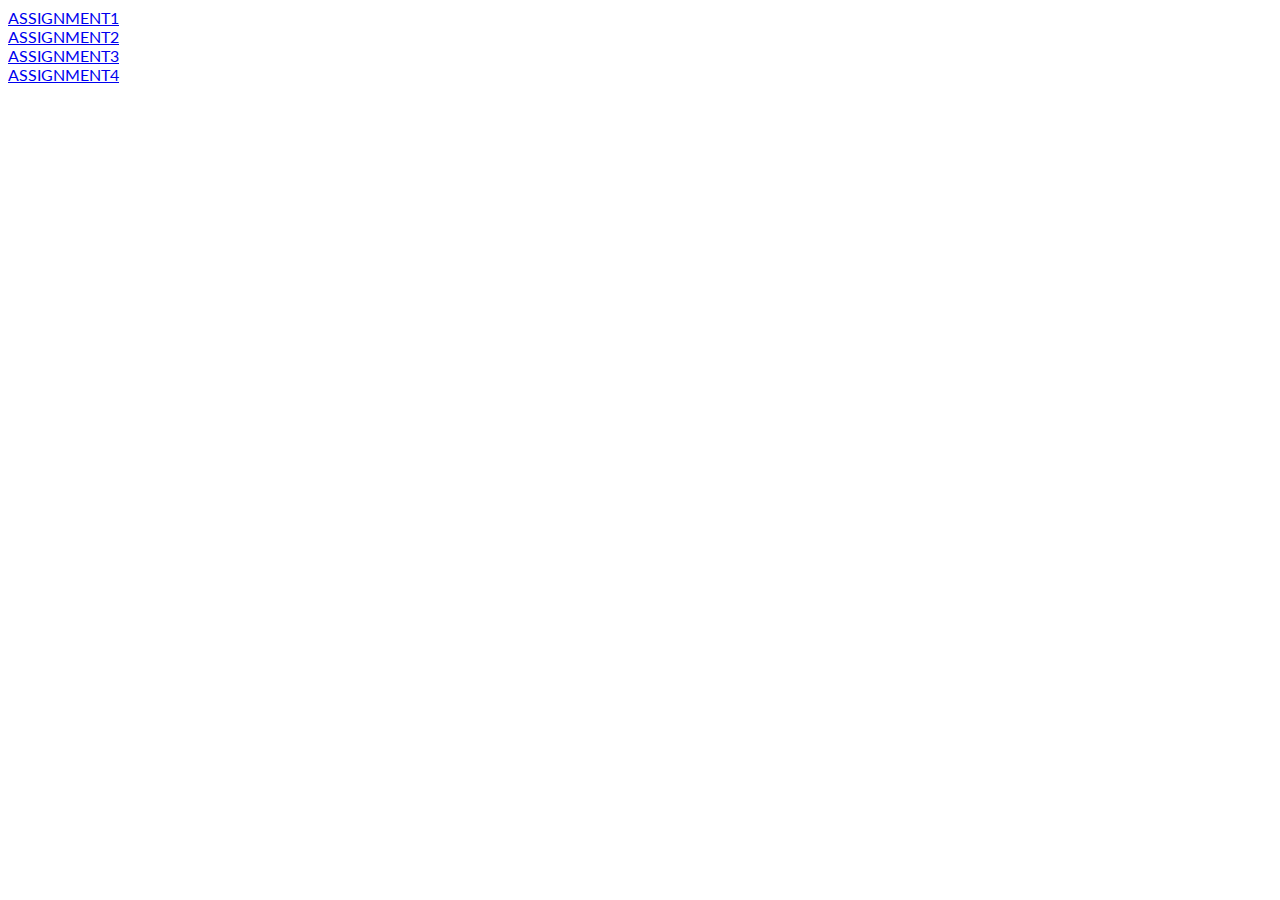
<file: index.html>
<!DOCTYPE html>
<html lang="en">

<head>
    <meta charset="UTF-8">
    <meta http-equiv="X-UA-Compatible" content="IE=edge">
    <meta name="viewport" content="width=device-width, initial-scale=1.0">
    <link rel="preconnect" href="https://fonts.googleapis.com">
    <link rel="preconnect" href="https://fonts.gstatic.com" crossorigin>
    <link href="https://fonts.googleapis.com/css2?family=Lato:ital,wght@0,300;0,400;0,700;1,100;1,300&display=swap"
        rel="stylesheet">
    <link rel="stylesheet" href="style.css">
    <title>SESSION 3</title>
</head>

<body>
    <segment>
        <div>
            <a href="assignment1.html" target="_blank">ASSIGNMENT1</a>
        </div>
    </segment>
    <segment>
        <div>
            <a href="assignment2.html" target="_blank">ASSIGNMENT2</a>
        </div>
    </segment>
    <segment>
        <div>
            <a href="assignment3.html" target="_blank">ASSIGNMENT3</a>
        </div>
    </segment>
    <segment>
        <div>
            <a href="assignment4.html" target="_blank">ASSIGNMENT4</a>
        </div>
    </segment>
</body>

</html>
</file>
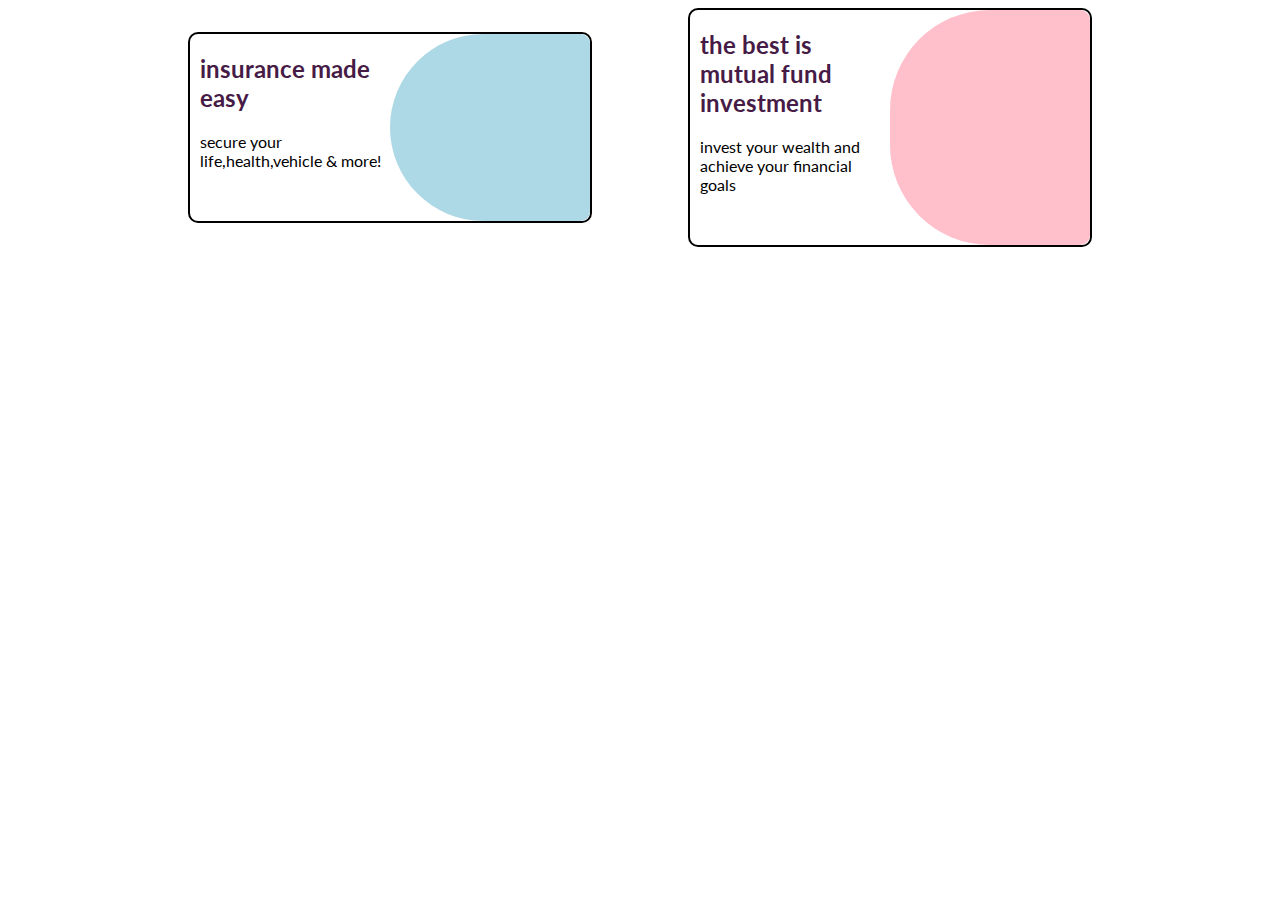
<file: assignment1.html>
<!DOCTYPE html>
<html lang="en">

<head>
    <meta charset="UTF-8">
    <meta http-equiv="X-UA-Compatible" content="IE=edge">
    <meta name="viewport" content="width=device-width, initial-scale=1.0">
    <link rel="preconnect" href="https://fonts.googleapis.com">
    <link rel="preconnect" href="https://fonts.gstatic.com" crossorigin>
    <link href="https://fonts.googleapis.com/css2?family=Lato:ital,wght@0,300;0,400;0,700;1,100;1,300&display=swap"
        rel="stylesheet">
    <link rel="stylesheet" href="https://cdnjs.cloudflare.com/ajax/libs/font-awesome/6.1.2/css/all.min.css"
        integrity="sha512-1sCRPdkRXhBV2PBLUdRb4tMg1w2YPf37qatUFeS7zlBy7jJI8Lf4VHwWfZZfpXtYSLy85pkm9GaYVYMfw5BC1A=="
        crossorigin="anonymous" referrerpolicy="no-referrer" />
    <link rel="stylesheet" href="style.css">
    <title>Assignment 1</title>
</head>

<body>
    <segment>
        <div class="container" style="width: 1000px">
            <div class="row">
                <div class="box1 row">
                    <div class="box1_1">
                        <div>
                            <h2 style=" padding-left: 10px; color:rgb(70, 27, 70);">insurance made easy</h2>
                            <p style="padding-left: 10px;">secure your life,health,vehicle & more!</p>
                            <p>
                                <i style="padding-left: 10px;" class="fa-solid fa-arrow-right"></i>
                            </p>
                        </div>

                    </div>
                    <div class="box1_2" style="display:flex; justify-content: end; align-items: center;">
                        <div style="padding-right: 20px;">
                            <i class="fa-solid fa-shield fa-8x" style="color:darkblue;"></i>
                        </div>
                    </div>
                </div>
                <div class="box1 row">
                    <div class="box1_1">
                        <div>
                            <h2 style=" padding-left: 10px; color:rgb(70, 27, 70);">the best is mutual fund investment
                            </h2>
                            <p style="padding-left: 10px;">invest your wealth and achieve your financial goals</p>
                            <p>
                                <i style="padding-left: 10px;" class="fa-solid fa-arrow-right"></i>
                            </p>
                        </div>

                    </div>
                    <div class="box1_2 pink" style="display:flex; justify-content: end; align-items: center;">
                        <div style="padding-right: 20px;">
                            <i class="fa-solid fa-briefcase fa-8x"></i>
                        </div>
                    </div>

                </div>
            </div>
        </div>
    </segment>

</body>

</html>
</file>
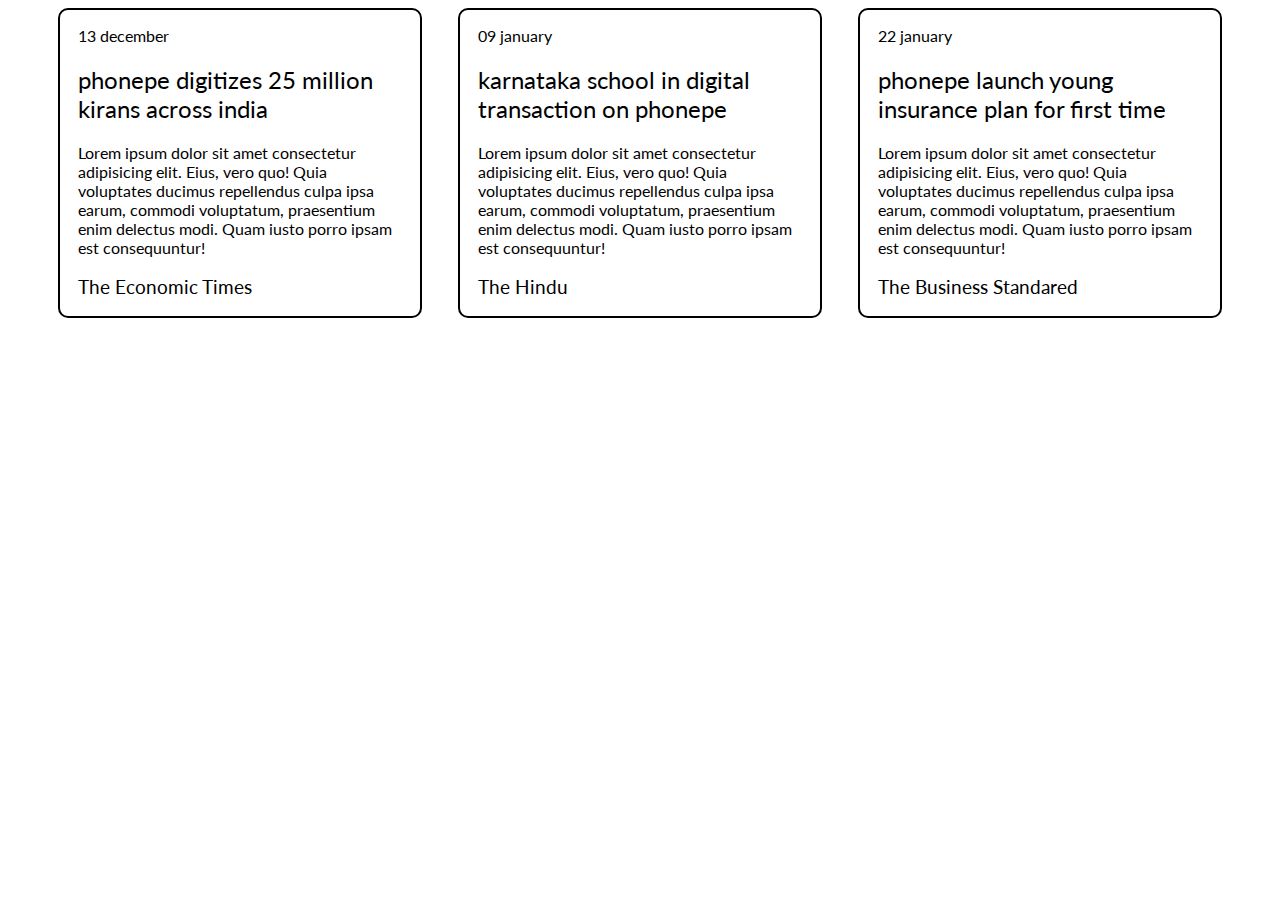
<file: assignment2.html>
<!DOCTYPE html>
<html lang="en">

<head>
    <meta charset="UTF-8">
    <meta http-equiv="X-UA-Compatible" content="IE=edge">
    <meta name="viewport" content="width=device-width, initial-scale=1.0">
    <link rel="preconnect" href="https://fonts.googleapis.com">
    <link rel="preconnect" href="https://fonts.gstatic.com" crossorigin>
    <link href="https://fonts.googleapis.com/css2?family=Lato:ital,wght@0,300;0,400;0,700;1,100;1,300&display=swap"
        rel="stylesheet">
    <link rel="stylesheet" href="https://cdnjs.cloudflare.com/ajax/libs/font-awesome/6.1.2/css/all.min.css"
        integrity="sha512-1sCRPdkRXhBV2PBLUdRb4tMg1w2YPf37qatUFeS7zlBy7jJI8Lf4VHwWfZZfpXtYSLy85pkm9GaYVYMfw5BC1A=="
        crossorigin="anonymous" referrerpolicy="no-referrer" />
    <link rel="stylesheet" href="style.css">
    <title>Assignment 2</title>
</head>

<body>
    <segment>
        <div class="container">
            <div class="row">
                <div class="ass2box1">
                    <div style="width: 90%;margin: auto;">
                        <p>13 december</p>
                        <h2 style="font-weight:normal;">phonepe digitizes 25 million kirans across india</h2>
                        <p>Lorem ipsum dolor sit amet consectetur adipisicing elit. Eius, vero quo! Quia voluptates
                            ducimus
                            repellendus culpa ipsa earum, commodi voluptatum, praesentium enim delectus modi. Quam iusto
                            porro ipsam est consequuntur!</p>
                        <h3 style="font-weight: normal">The Economic Times</h3>
                    </div>
                </div>
                <div class="ass2box1">
                    <div style="width: 90%;margin: auto;">
                        <p>09 january</p>
                        <h2 style="font-weight:normal;">karnataka school in digital transaction on phonepe</h2>
                        <p>Lorem ipsum dolor sit amet consectetur adipisicing elit. Eius, vero quo! Quia voluptates
                            ducimus
                            repellendus culpa ipsa earum, commodi voluptatum, praesentium enim delectus modi. Quam iusto
                            porro ipsam est consequuntur!</p>
                        <h3 style="font-weight: normal">The Hindu</h3>
                    </div>
                </div>
                <div class="ass2box1">
                    <div style="width: 90%;margin: auto;">
                        <p>22 january</p>
                        <h2 style="font-weight:normal;">phonepe launch young insurance plan for first time</h2>
                        <p>Lorem ipsum dolor sit amet consectetur adipisicing elit. Eius, vero quo! Quia voluptates
                            ducimus
                            repellendus culpa ipsa earum, commodi voluptatum, praesentium enim delectus modi. Quam iusto
                            porro ipsam est consequuntur!</p>
                        <h3 style="font-weight: normal">The Business Standared</h3>
                    </div>
                </div>


            </div>

        </div>
    </segment>
</body>

</html>
</file>
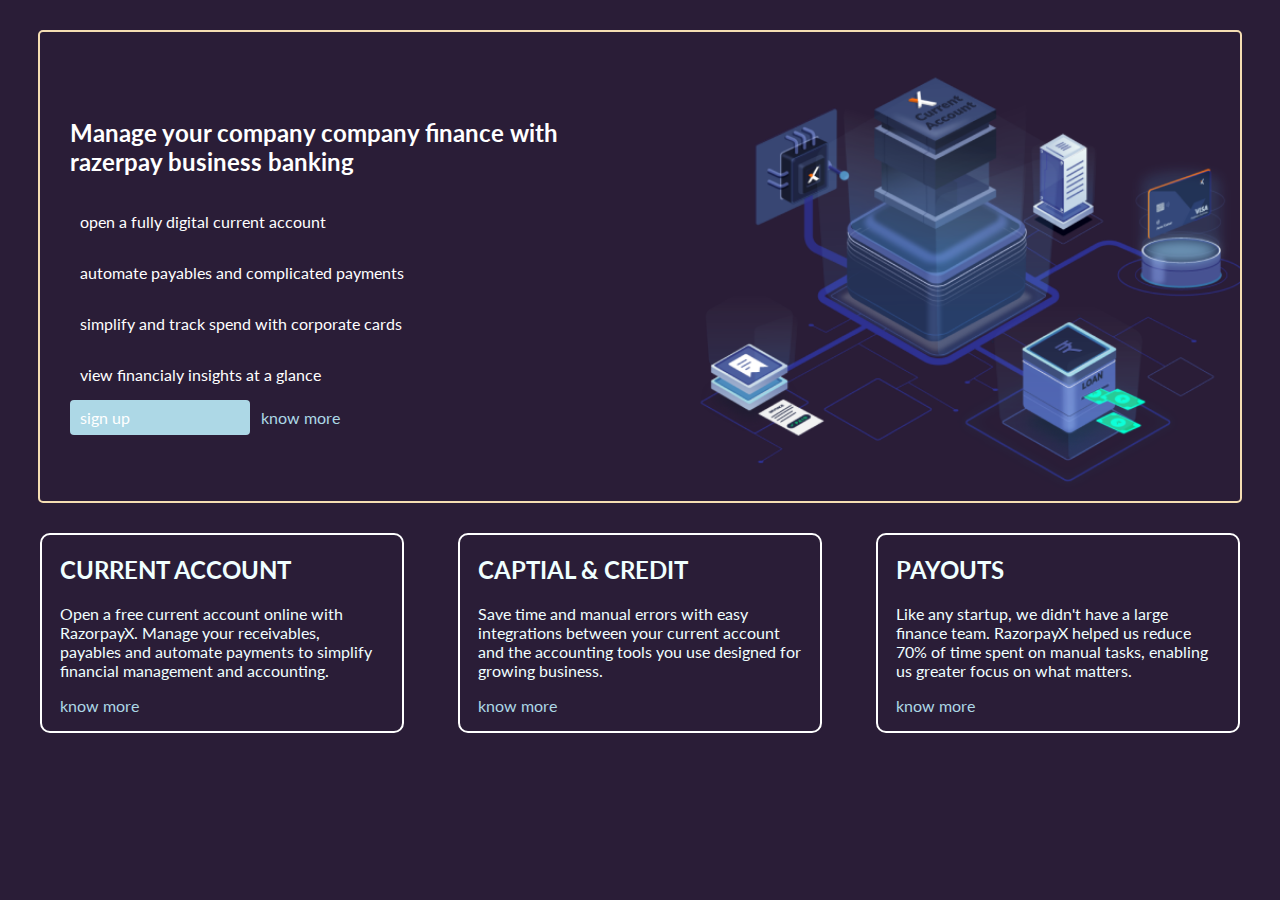
<file: assignment3.html>
<!DOCTYPE html>
<html lang="en">

<head>
    <meta charset="UTF-8">
    <meta http-equiv="X-UA-Compatible" content="IE=edge">
    <meta name="viewport" content="width=device-width, initial-scale=1.0">
    <link rel="preconnect" href="https://fonts.googleapis.com">
    <link rel="preconnect" href="https://fonts.gstatic.com" crossorigin>
    <link href="https://fonts.googleapis.com/css2?family=Lato:ital,wght@0,300;0,400;0,700;1,100;1,300&display=swap"
        rel="stylesheet">
    <link rel="stylesheet" href="https://cdnjs.cloudflare.com/ajax/libs/font-awesome/6.1.2/css/all.min.css"
        integrity="sha512-1sCRPdkRXhBV2PBLUdRb4tMg1w2YPf37qatUFeS7zlBy7jJI8Lf4VHwWfZZfpXtYSLy85pkm9GaYVYMfw5BC1A=="
        crossorigin="anonymous" referrerpolicy="no-referrer" />
    <link rel="stylesheet" href="style.css">
    <title>Assignment3</title>
</head>

<body class="raz" <section>
    <div class="container" style="border: 2px solid wheat; border-radius: 5px;margin-top: 30px;">
        <div class="row">
            <div class="ass3box1">
                <div style="width: 90%;margin:auto">
                    <div>
                        <p>
                        <h2 style="color: white;">Manage your company company finance with razerpay business banking
                        </h2>
                        </p>
                    </div>
                    <div style="color: white;">
                        <!-- <ul>
                            <li style="margin-left: 0px;">open a fully digital current account</li>
                            <li>automate payables and complicated payments</li>
                            <li>simplify and track spend with corporate cards</li>
                            <li>view financialy insights at a glance</li>
                        </ul> -->
                        <div>
                            <i class="fa-solid fa-check"></i>
                            <p style="display:inline-block ;padding-left: 10px;"> open a fully digital current account
                            </p>
                        </div>
                        <div>
                            <i class="fa-solid fa-check"></i>
                            <p style="display:inline-block ;padding-left: 10px;"> automate payables and complicated
                                payments
                            </p>
                        </div>
                        <div>
                            <i class="fa-solid fa-check"></i>
                            <p style="display:inline-block ;padding-left: 10px;"> simplify and track spend with
                                corporate cards</p>
                        </div>
                        <div>
                            <i class="fa-solid fa-check"></i>
                            <p style="display:inline-block ;padding-left: 10px;"> view financialy insights at a glance
                            </p>
                        </div>

                    </div>
                    <div class="row">
                        <div class="ass3box3" style="background-color: lightblue;color: white;padding-left: 10px;">sign
                            up
                        </div>
                        <div class="ass3box3" style="color:lightblue ;padding-left: 10px;">know more <i
                                class="fa-thin fa-greater-than"></i> </div>
                        <div class="ass3box3"></div>
                    </div>
                </div>

            </div>
            <div class="ass3box1">
                <img src="x-graphic.b40f463e.png" alt="razorpay image">
            </div>
        </div>
    </div>

    </section>
    <segment>
        <div class="container ass3con">
            <div class="row">
                <div class="ass3box1_1" style="margin-left: 0px;">
                    <div style="width: 90%;margin: auto;">
                        <h2 style="font-weight:bold;">CURRENT ACCOUNT</h2>
                        <p>Open a free current account online with RazorpayX. Manage your receivables, payables and
                            automate payments to simplify financial management and accounting.</p>
                        <p style="color:lightblue ;">know more <i class="fa-thin fa-greater-than"></i> </p>
                    </div>
                </div>
                <div class="ass3box1_1">
                    <div style="width: 90%;margin: auto;">
                        <h2 style="font-weight:bold;">CAPTIAL & CREDIT</h2>
                        <p>Save time and manual errors with easy integrations between your current account and the
                            accounting tools you use designed for growing business.</p>
                        <p style="color:lightblue ;">know more <i class="fa-thin fa-greater-than"></i> </p>
                    </div>
                </div>
                <div class="ass3box1_1" style="margin-right: 0px;">
                    <div style="width: 90%;margin: auto;">
                        <h2 style="font-weight:bold;">PAYOUTS</h2>
                        <p>Like any startup, we didn't have a large finance team. RazorpayX helped us reduce 70% of time
                            spent on manual tasks, enabling us greater focus on what matters.</p>
                        <p style="color:lightblue ;">know more <i class="fa-thin fa-greater-than"></i> </p>
                    </div>
                </div>



            </div>

        </div>
    </segment>
</body>

</html>
</file>
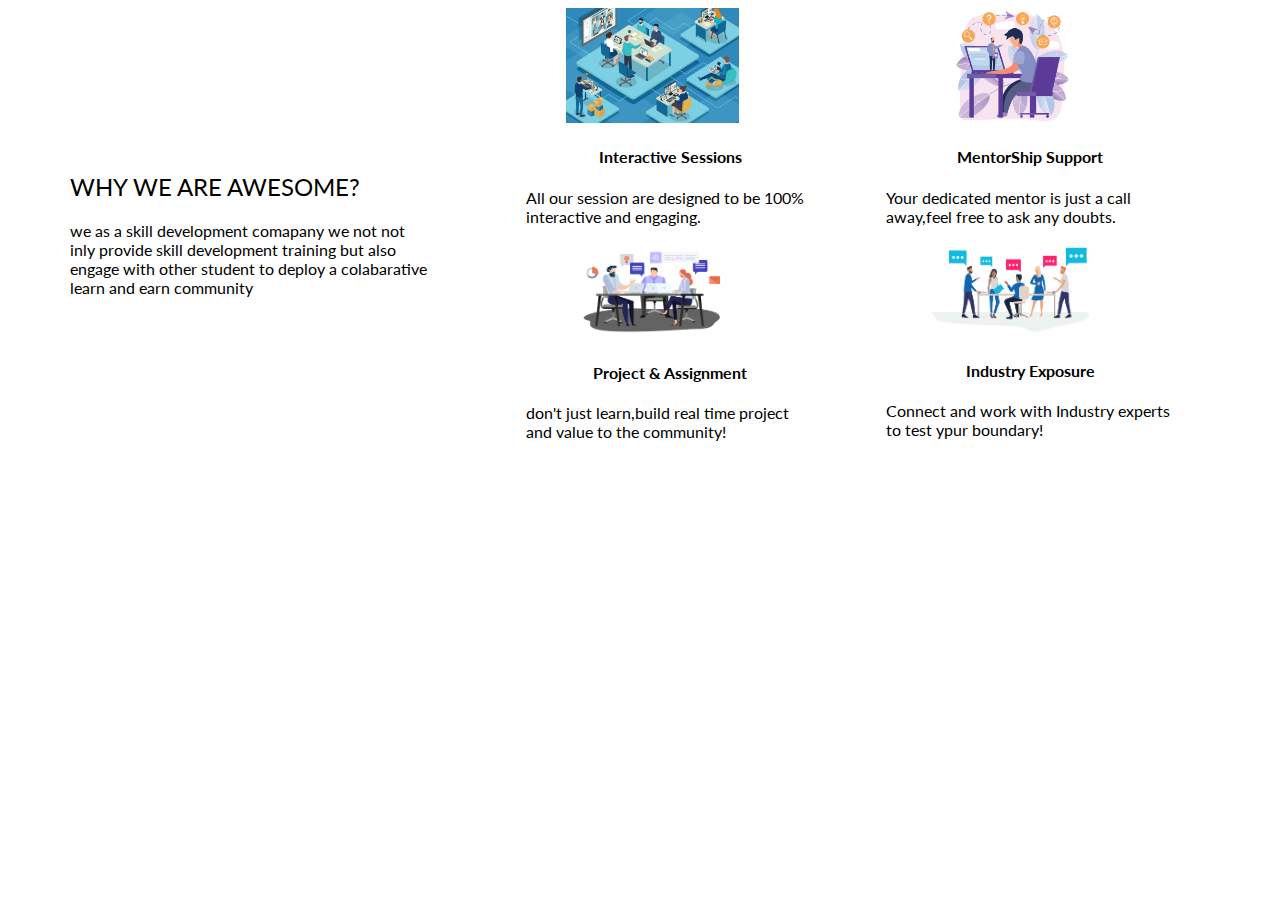
<file: assignment4.html>
<!DOCTYPE html>
<html lang="en">

<head>
    <meta charset="UTF-8">
    <meta http-equiv="X-UA-Compatible" content="IE=edge">
    <meta name="viewport" content="width=device-width, initial-scale=1.0">
    <link rel="preconnect" href="https://fonts.googleapis.com">
    <link rel="preconnect" href="https://fonts.gstatic.com" crossorigin>
    <link href="https://fonts.googleapis.com/css2?family=Lato:ital,wght@0,300;0,400;0,700;1,100;1,300&display=swap"
        rel="stylesheet">
    <link rel="stylesheet" href="https://cdnjs.cloudflare.com/ajax/libs/font-awesome/6.1.2/css/all.min.css"
        integrity="sha512-1sCRPdkRXhBV2PBLUdRb4tMg1w2YPf37qatUFeS7zlBy7jJI8Lf4VHwWfZZfpXtYSLy85pkm9GaYVYMfw5BC1A=="
        crossorigin="anonymous" referrerpolicy="no-referrer" />
    <link rel="stylesheet" href="style.css">
    <title>Assignment4</title>
</head>

<body>

</body>
<segment>
    <div class="container">
        <div class="row">
            <div class="ass4box1">
                <h2 style="font-weight: normal;">WHY WE ARE AWESOME?</h2>
                <p>we as a skill development comapany we not not inly provide skill development training but also engage
                    with other student to deploy a colabarative learn and earn community</p>
            </div>
            <div class="ass4box2">
                <div class="row ass4box2_1">
                    <div class="box2_1">
                        <img src="img2.png" alt="image" style="align-content: center;">
                        <div>
                            <center>
                                <h4>Interactive Sessions</h4>
                            </center>
                            <p>All our session are designed to be 100% interactive and engaging.</p>
                        </div>

                    </div>
                    <div class="box2_1">
                        <img src="rewire.png" alt="image">
                        <div>
                            <center>
                                <h4>MentorShip Support</h4>
                            </center>
                            <p>Your dedicated mentor is just a call away,feel free to ask any doubts.</p>
                        </div>
                    </div>
                </div>
                <div class="row ass4box2_1">
                    <div class="box2_1">
                        <img src="collaborative-learning1.png" alt="image">
                        <center>
                            <h4>Project & Assignment</h4>
                        </center>
                        <p>don't just learn,build real time project and value to the community!</p>
                    </div>
                    <div class="box2_1">
                        <img src="Digital-learning-strategy-pillar-page_group-learning.png" alt="image">
                        <center>
                            <h4>Industry Exposure</h4>
                        </center>
                        <p>Connect and work with Industry experts to test ypur boundary!</p>

                    </div>
                </div>
            </div>

        </div>
    </div>
</segment>

</html>
</file>
<file: style.css>
body {
    font-family: 'Lato', sans-serif;
}

.container {
    width: 1200px;
    margin: auto;
}

.row {
    display: flex;
    flex-wrap: wrap;
}

.box1 {
    width: 40%;
    border: 2px solid black;
    margin: auto;
    border-radius: 10px;
}

.box1 .box1_1 {
    width: 50%;
    /* background-color: red; */
}

.box1 .box1_2 {
    width: 50%;
    background-color: lightblue;
    border-radius: 10px;
    border-top-left-radius: 100px;
    border-bottom-left-radius: 100px;
}

.box1 .pink {
    background-color: pink;
}

.ass2box1 {
    width: 30%;
    border: 2px solid black;
    margin: auto;
    border-radius: 10px;
}

.raz {
    background-color: rgb(42, 29, 55);
}

.ass3box1 {
    width: 50%;
    margin: auto;
}

.ass3box1 img {
    width: 100%;
}

.ass3box3 {
    width: 30%;
    margin: auto;
    padding: 8px;
    border-radius: 4px;
}



ul {
    list-style-type: square;
}

.ass3con {
    margin-top: 30px;
}

.ass3box1_1 {
    width: 30%;
    border: 2px solid white;
    margin: auto;
    border-radius: 10px;
    color: azure;
}

.ass4box1 {
    width: 30%;
    margin: auto;
}

.ass4box2 {
    width: 60%;
    margin: auto;
}

.ass4box2_1 {
    width: 100%;
    margin: auto;
}

.box2_1 {
    width: 40%;
    margin: auto;
}

.box2_1 img {
    width: 60%;
    margin: auto;
    padding-left: 40px;
}
</file>
